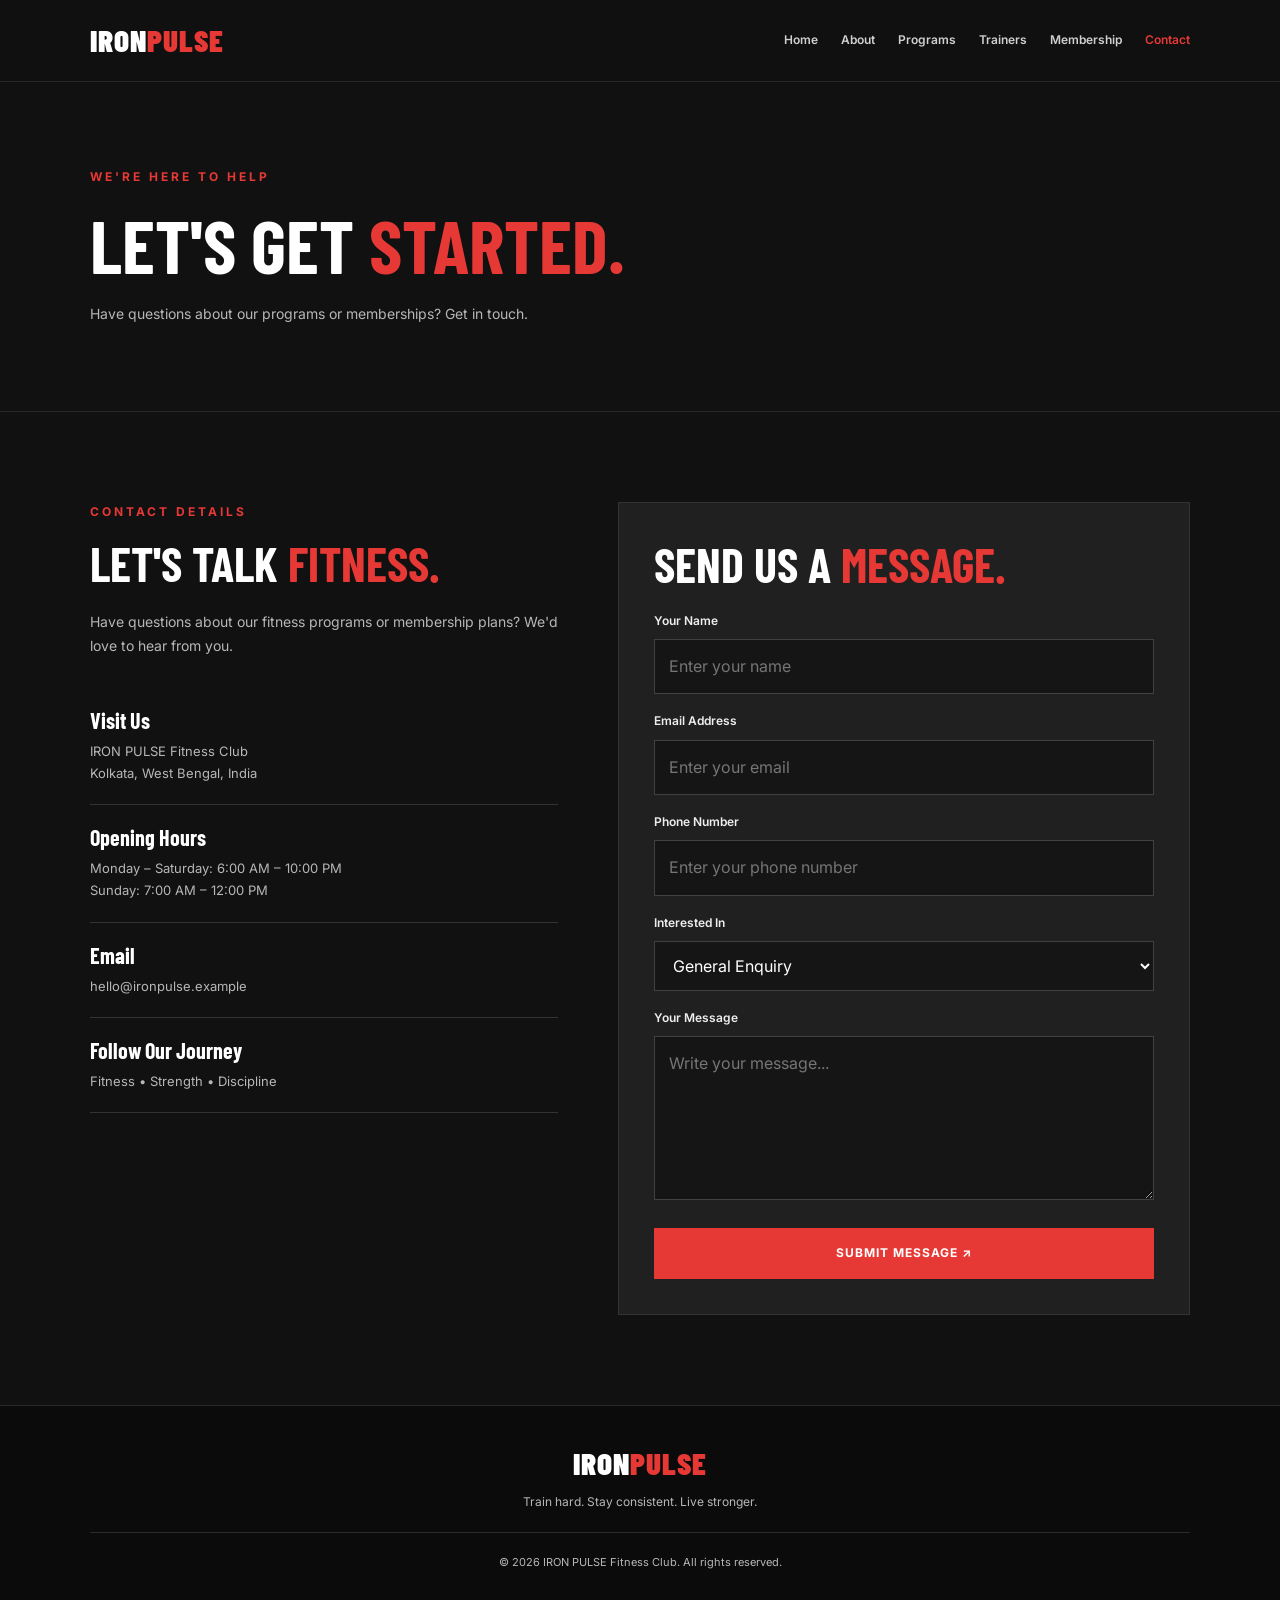
<file: contact.html>
<!DOCTYPE html>
<html lang="en">
<head>
    <meta charset="UTF-8">
    <meta name="viewport" content="width=device-width, initial-scale=1.0">
    <title>Contact Us | IRON PULSE</title>
    <link rel="stylesheet" href="style.css">
</head>
<body>

<header class="header">
    <a href="index.html" class="logo">IRON<span>PULSE</span></a>

    <nav>
        <a href="index.html">Home</a>
        <a href="about.html">About</a>
        <a href="programs.html">Programs</a>
        <a href="trainers.html">Trainers</a>
        <a href="membership.html">Membership</a>
        <a href="contact.html" class="active">Contact</a>
    </nav>
</header>

<main>

    <!-- Contact Banner -->
    <section class="page-banner contact-banner">
        <p class="eyebrow">WE'RE HERE TO HELP</p>
        <h1>LET'S GET <span>STARTED.</span></h1>
        <p>Have questions about our programs or memberships? Get in touch.</p>
    </section>

    <!-- Contact Details and Form -->
    <section class="contact-section">

        <div class="contact-info">
            <p class="eyebrow">CONTACT DETAILS</p>
            <h2>LET'S TALK <span>FITNESS.</span></h2>

            <p>
                Have questions about our fitness programs or membership plans?
                We'd love to hear from you.
            </p>

            <div class="contact-item">
                <h3>Visit Us</h3>
                <p>
                    IRON PULSE Fitness Club<br>
                    Kolkata, West Bengal, India
                </p>
            </div>

            <div class="contact-item">
                <h3>Opening Hours</h3>
                <p>
                    Monday – Saturday: 6:00 AM – 10:00 PM<br>
                    Sunday: 7:00 AM – 12:00 PM
                </p>
            </div>

            <div class="contact-item">
                <h3>Email</h3>
                <p>hello@ironpulse.example</p>
            </div>

            <div class="contact-item">
                <h3>Follow Our Journey</h3>
                <p>Fitness • Strength • Discipline</p>
            </div>
        </div>

        <!-- Contact Form -->
        <form class="contact-form" action="#" method="get">

            <h2>SEND US A <span>MESSAGE.</span></h2>

            <label for="name">Your Name</label>
            <input
                type="text"
                id="name"
                name="name"
                placeholder="Enter your name"
                required
            >

            <label for="email">Email Address</label>
            <input
                type="email"
                id="email"
                name="email"
                placeholder="Enter your email"
                required
            >

            <label for="phone">Phone Number</label>
            <input
                type="tel"
                id="phone"
                name="phone"
                placeholder="Enter your phone number"
            >

            <label for="program">Interested In</label>
            <select id="program" name="program">
                <option value="general">General Enquiry</option>
                <option value="strength">Strength Training</option>
                <option value="cardio">Cardio & Fitness</option>
                <option value="personal">Personal Training</option>
                <option value="membership">Membership Plans</option>
            </select>

            <label for="message">Your Message</label>
            <textarea
                id="message"
                name="message"
                rows="5"
                placeholder="Write your message..."
                required
            ></textarea>

            <button type="submit" class="btn">
                SUBMIT MESSAGE ↗
            </button>

        </form>

    </section>

</main>

<!-- Footer -->
<footer class="footer">
    <a href="index.html" class="logo">IRON<span>PULSE</span></a>

    <p>Train hard. Stay consistent. Live stronger.</p>

    <p class="copyright">
        © 2026 IRON PULSE Fitness Club. All rights reserved.
    </p>
</footer>

</body>
</html>
</file>
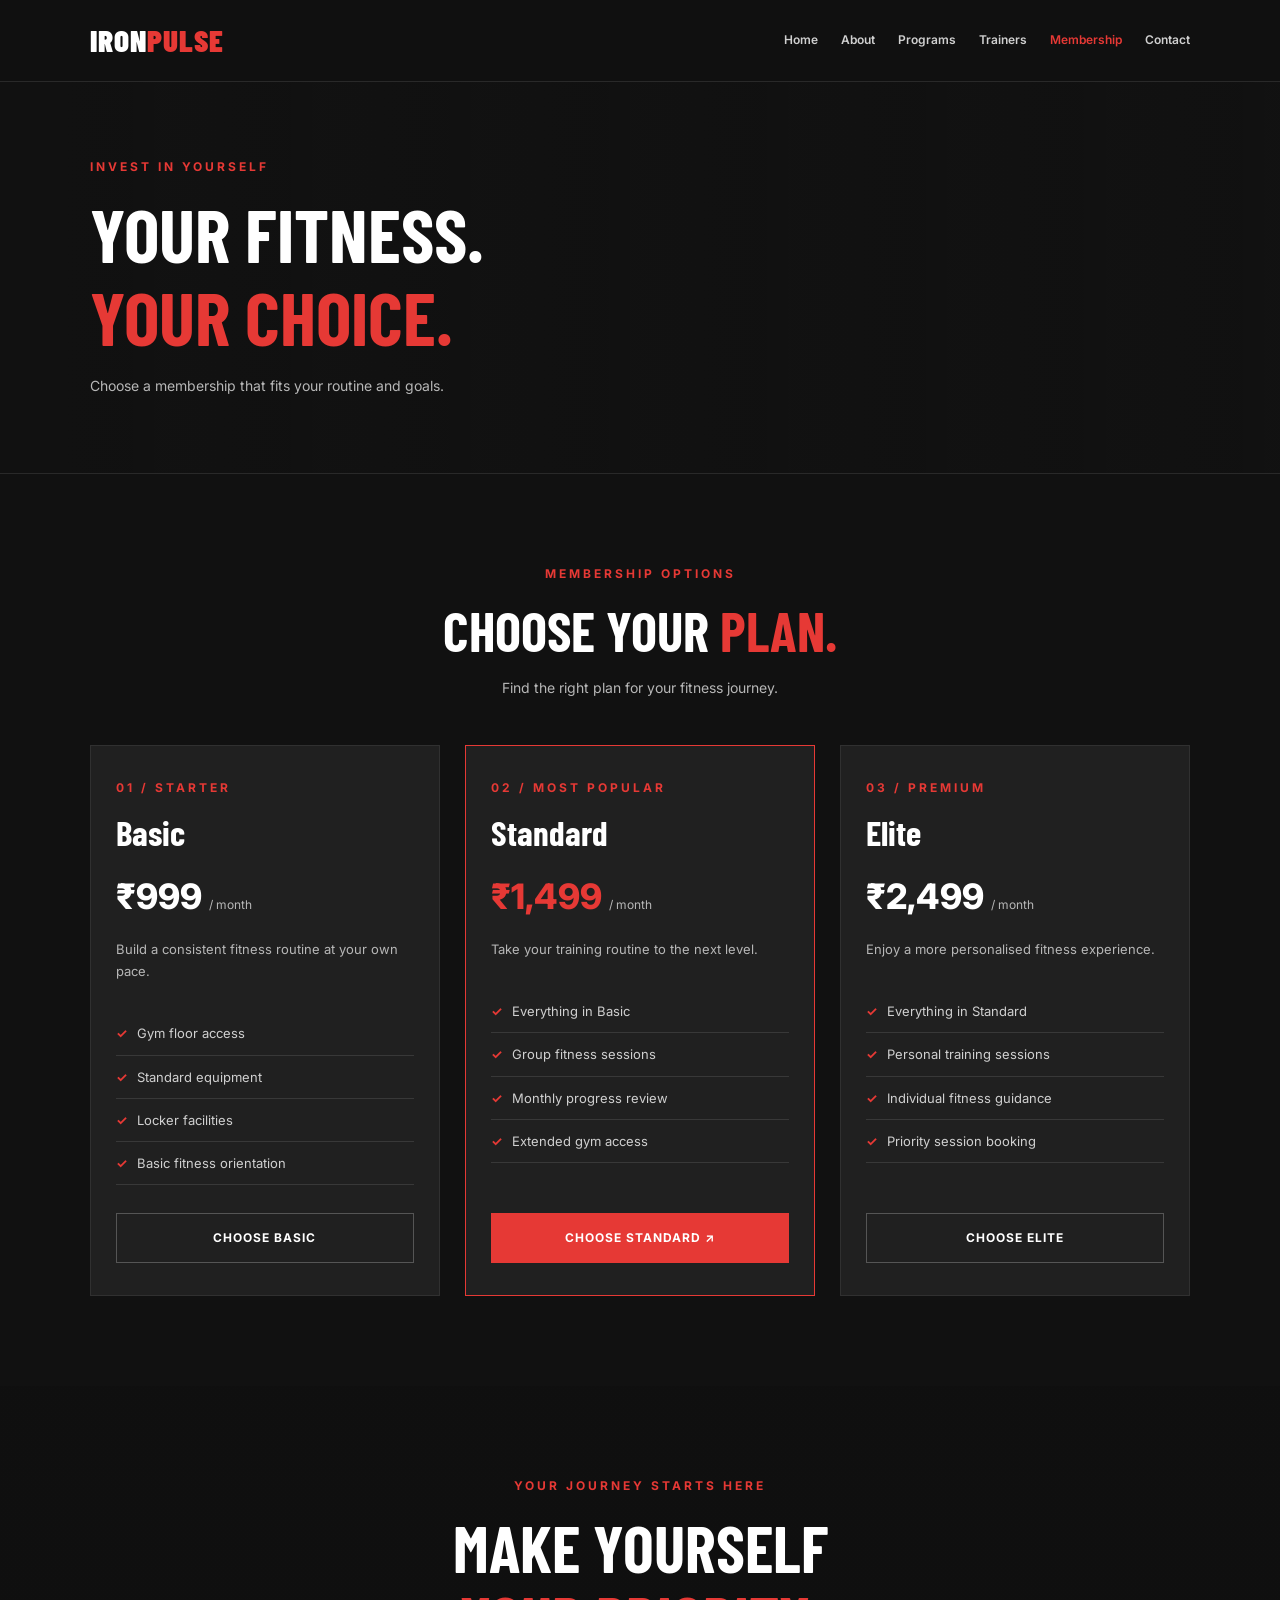
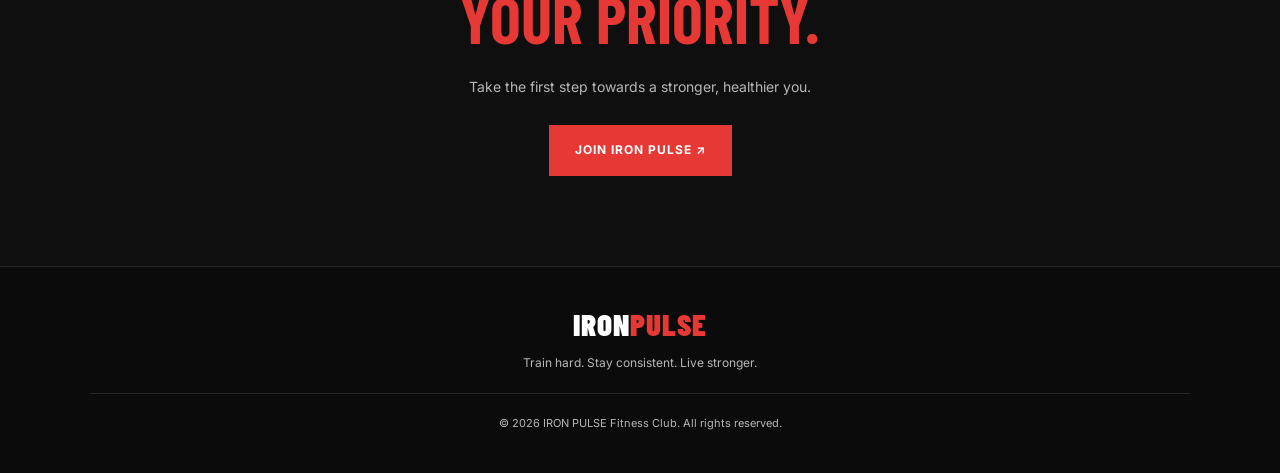
<file: membership.html>
<!DOCTYPE html>
<html lang="en">
<head>
    <meta charset="UTF-8">
    <meta name="viewport" content="width=device-width, initial-scale=1.0">
    <title>Membership | IRON PULSE</title>
    <link rel="stylesheet" href="style.css">
</head>
<body>

<header class="header">
    <a href="index.html" class="logo">IRON<span>PULSE</span></a>

    <nav>
        <a href="index.html">Home</a>
        <a href="about.html">About</a>
        <a href="programs.html">Programs</a>
        <a href="trainers.html">Trainers</a>
        <a href="membership.html" class="active">Membership</a>
        <a href="contact.html">Contact</a>
    </nav>
</header>

<main>

    <!-- Membership Banner -->
    <section class="page-banner membership-banner">
        <p class="eyebrow">INVEST IN YOURSELF</p>
        <h1>YOUR FITNESS.<br><span>YOUR CHOICE.</span></h1>
        <p>Choose a membership that fits your routine and goals.</p>
    </section>

    <!-- Membership Plans -->
    <section class="section">

        <div class="section-heading">
            <p class="eyebrow">MEMBERSHIP OPTIONS</p>
            <h2>CHOOSE YOUR <span>PLAN.</span></h2>
            <p>Find the right plan for your fitness journey.</p>
        </div>

        <div class="card-grid pricing-grid">

            <!-- Basic Plan -->
            <article class="price-card">
                <p class="eyebrow">01 / STARTER</p>
                <h3>Basic</h3>

                <p class="price">₹999 <span>/ month</span></p>

                <p>Build a consistent fitness routine at your own pace.</p>

                <ul>
                    <li>Gym floor access</li>
                    <li>Standard equipment</li>
                    <li>Locker facilities</li>
                    <li>Basic fitness orientation</li>
                </ul>

                <a href="contact.html" class="btn btn-outline">
                    CHOOSE BASIC
                </a>
            </article>

            <!-- Standard Plan -->
            <article class="price-card featured">
                <p class="eyebrow">02 / MOST POPULAR</p>
                <h3>Standard</h3>

                <p class="price">₹1,499 <span>/ month</span></p>

                <p>Take your training routine to the next level.</p>

                <ul>
                    <li>Everything in Basic</li>
                    <li>Group fitness sessions</li>
                    <li>Monthly progress review</li>
                    <li>Extended gym access</li>
                </ul>

                <a href="contact.html" class="btn">
                    CHOOSE STANDARD ↗
                </a>
            </article>

            <!-- Elite Plan -->
            <article class="price-card">
                <p class="eyebrow">03 / PREMIUM</p>
                <h3>Elite</h3>

                <p class="price">₹2,499 <span>/ month</span></p>

                <p>Enjoy a more personalised fitness experience.</p>

                <ul>
                    <li>Everything in Standard</li>
                    <li>Personal training sessions</li>
                    <li>Individual fitness guidance</li>
                    <li>Priority session booking</li>
                </ul>

                <a href="contact.html" class="btn btn-outline">
                    CHOOSE ELITE
                </a>
            </article>

        </div>
    </section>

    <!-- Membership Call To Action -->
    <section class="cta">
        <p class="eyebrow">YOUR JOURNEY STARTS HERE</p>
        <h2>MAKE YOURSELF<br><span>YOUR PRIORITY.</span></h2>
        <p>Take the first step towards a stronger, healthier you.</p>
        <a href="contact.html" class="btn">JOIN IRON PULSE ↗</a>
    </section>

</main>

<!-- Footer -->
<footer class="footer">
    <a href="index.html" class="logo">IRON<span>PULSE</span></a>

    <p>Train hard. Stay consistent. Live stronger.</p>

    <p class="copyright">
        © 2026 IRON PULSE Fitness Club. All rights reserved.
    </p>
</footer>

</body>
</html>
</file>
<file: style.css>
/* =====================================
   IRON PULSE - GYM WEBSITE
   HTML5 + CSS3
===================================== */

/* 1. GLOBAL STYLES */

@import url('https://fonts.googleapis.com/css2?family=Barlow+Condensed:wght@400;500;600;700;800;900&family=Inter:wght@400;500;600;700&display=swap');

:root {
    --primary: #e63935;
    --primary-dark: #c92825;
    --dark: #111111;
    --dark-light: #1b1b1b;
    --card: #202020;
    --white: #ffffff;
    --grey: #b7b7b7;
    --border: #353535;
}

* {
    margin: 0;
    padding: 0;
    box-sizing: border-box;
}

html {
    scroll-behavior: smooth;
}

body {
    background: var(--dark);
    color: var(--white);
    font-family: 'Inter', Arial, sans-serif;
    line-height: 1.7;
}

img {
    display: block;
    width: 100%;
    object-fit: cover;
}

a {
    color: inherit;
    text-decoration: none;
}

button,
input,
select,
textarea {
    font: inherit;
}

button,
a {
    -webkit-tap-highlight-color: transparent;
}

h1,
h2,
h3,
.logo {
    font-family: 'Barlow Condensed', Impact, sans-serif;
    line-height: 1.1;
}

h1 span,
h2 span,
.logo span {
    color: var(--primary);
}

p {
    color: var(--grey);
}

.eyebrow {
    color: var(--primary);
    font-size: 12px;
    font-weight: 700;
    letter-spacing: 3px;
    text-transform: uppercase;
    margin-bottom: 15px;
}


/* 2. HEADER AND NAVIGATION */

.header {
    min-height: 82px;
    padding: 18px 7%;
    display: flex;
    align-items: center;
    justify-content: space-between;
    gap: 25px;
    background: #101010;
    border-bottom: 1px solid #292929;
    position: relative;
    z-index: 10;
}

.logo {
    font-size: 31px;
    font-weight: 900;
    letter-spacing: 1px;
    white-space: nowrap;
}

.header nav {
    display: flex;
    align-items: center;
    justify-content: center;
    gap: 23px;
    flex-wrap: wrap;
}

.header nav a {
    font-size: 12px;
    font-weight: 600;
    color: #d0d0d0;
    transition: color 0.3s ease;
}

.header nav a:hover,
.header nav a.active {
    color: var(--primary);
}


/* 3. BUTTONS */

.btn {
    display: inline-block;
    padding: 14px 25px;
    background: var(--primary);
    color: var(--white);
    border: 1px solid var(--primary);
    font-size: 12px;
    font-weight: 700;
    letter-spacing: 1px;
    text-align: center;
    cursor: pointer;
    transition: background 0.3s ease,
                transform 0.3s ease,
                border-color 0.3s ease;
}

.btn:hover {
    background: var(--primary-dark);
    border-color: var(--primary-dark);
    transform: translateY(-3px);
}

.btn-outline {
    background: transparent;
    border-color: #555;
}

.btn-outline:hover {
    background: var(--primary);
    border-color: var(--primary);
}

.text-link {
    display: inline-block;
    margin-top: 17px;
    color: var(--white);
    font-size: 13px;
    font-weight: 700;
    transition: color 0.3s ease;
}

.text-link:hover {
    color: var(--primary);
}


/* 4. HOME PAGE HERO */

.hero {
    min-height: 650px;
    padding: 90px 7%;
    display: flex;
    align-items: center;
    position: relative;
    background:
        linear-gradient(
            90deg,
            rgba(10, 10, 10, 0.96) 0%,
            rgba(10, 10, 10, 0.78) 45%,
            rgba(10, 10, 10, 0.15) 100%
        ),
        url("https://images.unsplash.com/photo-1534438327276-14e5300c3a48?auto=format&fit=crop&w=1920&q=85");
    background-position: center;
    background-size: cover;
}

.hero-content {
    max-width: 650px;
}

.hero h1 {
    font-size: clamp(52px, 7vw, 94px);
    font-weight: 900;
    letter-spacing: 1px;
    margin-bottom: 24px;
}

.hero h1 span {
    color: var(--primary);
}

.hero-text {
    max-width: 490px;
    margin-bottom: 30px;
    font-size: 15px;
    line-height: 1.9;
}

.hero .text-link {
    margin-left: 22px;
}

.hero-tag {
    position: absolute;
    bottom: 25px;
    right: 7%;
    padding: 10px 17px;
    background: var(--primary);
    color: white;
    font-size: 11px;
    font-weight: 700;
    letter-spacing: 2px;
}


/* 5. HOME PAGE STATISTICS */

.stats {
    display: grid;
    grid-template-columns: repeat(4, 1fr);
    padding: 35px 7%;
    gap: 25px;
    background: #191919;
    border-bottom: 1px solid #2b2b2b;
}

.stats div {
    text-align: center;
}

.stats h2 {
    font-size: 34px;
    color: var(--primary);
    margin-bottom: 8px;
}

.stats p {
    font-size: 12px;
}


/* 6. GENERAL SECTIONS */

.section {
    padding: 90px 7%;
}

.section-heading {
    text-align: center;
    max-width: 680px;
    margin: 0 auto 45px;
}

.section-heading h2 {
    font-size: clamp(35px, 5vw, 55px);
    margin-bottom: 16px;
}

.section-heading > p:last-child {
    font-size: 14px;
}

.dark-section {
    background: #181818;
}


/* 7. CARDS AND GRID */

.card-grid {
    display: grid;
    grid-template-columns: repeat(3, minmax(0, 1fr));
    gap: 25px;
}

.service-card,
.trainer-card,
.info-card,
.price-card {
    background: var(--card);
    border: 1px solid #303030;
    overflow: hidden;
    transition: transform 0.3s ease,
                border-color 0.3s ease;
}

.service-card:hover,
.trainer-card:hover,
.info-card:hover,
.price-card:hover {
    transform: translateY(-6px);
    border-color: var(--primary);
}

.service-card img,
.trainer-card img {
    height: 240px;
    object-fit: cover;
    transition: transform 0.4s ease;
}

.service-card:hover img,
.trainer-card:hover img {
    transform: scale(1.04);
}

.service-card > img,
.trainer-card > img {
    overflow: hidden;
}

.card-content {
    padding: 25px;
}

.card-content h3,
.info-card h3 {
    font-size: 26px;
    margin-bottom: 12px;
}

.card-content p:not(.eyebrow),
.info-card p {
    font-size: 13px;
    line-height: 1.9;
}


/* 8. HOME CALL TO ACTION */

.cta {
    padding: 90px 7%;
    text-align: center;
    background:
        linear-gradient(rgba(15, 15, 15, 0.92),
                        rgba(15, 15, 15, 0.94)),
        url("https://images.unsplash.com/photo-1583454110551-21f2fa2afe61?auto=format&fit=crop&w=1600&q=80");
    background-position: center;
    background-size: cover;
}

.cta h2 {
    font-size: clamp(38px, 6vw, 65px);
    margin-bottom: 20px;
}

.cta > p:not(.eyebrow) {
    margin-bottom: 27px;
    font-size: 14px;
}


/* 9. INNER PAGE BANNERS */

.page-banner {
    min-height: 330px;
    padding: 75px 7%;
    display: flex;
    flex-direction: column;
    align-items: flex-start;
    justify-content: center;
    background-position: center;
    background-size: cover;
    border-bottom: 1px solid #292929;
}

.page-banner h1 {
    font-size: clamp(45px, 6vw, 75px);
    margin-bottom: 17px;
}

.page-banner > p:last-child {
    max-width: 560px;
    font-size: 14px;
}

.about-banner {
    background-image:
        linear-gradient(90deg, #111111 5%, rgba(17,17,17,.55)),
        url("https://images.unsplash.com/photo-1534438327276-14e5300c3a48?auto=format&fit=crop&w=1600&q=80");
}

.programs-banner {
    background-image:
        linear-gradient(90deg, #111111 5%, rgba(17,17,17,.55)),
        url("https://images.unsplash.com/photo-1583454110551-21f2fa2afe61?auto=format&fit=crop&w=1600&q=80");
}

.trainers-banner {
    background-image:
        linear-gradient(90deg, #111111 5%, rgba(17,17,17,.55)),
        url("https://images.unsplash.com/photo-1571019613454-1cb2f99b2d8b?auto=format&fit=crop&w=1600&q=80");
}

.membership-banner {
    background-image:
        linear-gradient(90deg, #111111 5%, rgba(17,17,17,.55)),
        url("https://images.unsplash.com/photo-1534438327276-14e5300c3a48?auto=format&fit=crop&w=1600&q=80");
}

.contact-banner {
    background-image:
        linear-gradient(90deg, #111111 5%, rgba(17,17,17,.55)),
        url("https://images.unsplash.com/photo-1571902943202-507ec2618e8f?auto=format&fit=crop&w=1600&q=80");
}


/* 10. ABOUT PAGE */

.about-section {
    padding: 90px 7%;
    display: grid;
    grid-template-columns: 1fr 1fr;
    align-items: center;
    gap: 55px;
}

.about-image img {
    height: 460px;
    object-fit: cover;
}

.about-content h2 {
    font-size: clamp(36px, 4.5vw, 56px);
    margin-bottom: 25px;
}

.about-content > p:not(.eyebrow) {
    font-size: 14px;
    margin-bottom: 18px;
}

.about-content .btn {
    margin-top: 12px;
}

.info-card {
    padding: 30px;
    border-top: 3px solid var(--primary);
}

.info-card h3 {
    color: var(--white);
}


/* 11. TRAINERS PAGE */

.trainer-role {
    color: var(--primary) !important;
    font-size: 11px !important;
    font-weight: 700;
    letter-spacing: 2px;
    margin-bottom: 12px;
}


/* 12. MEMBERSHIP PAGE */

.pricing-grid {
    align-items: stretch;
}

.price-card {
    padding: 32px 25px;
    display: flex;
    flex-direction: column;
}

.price-card h3 {
    font-size: 35px;
    margin-bottom: 15px;
}

.price-card > p:not(.eyebrow) {
    font-size: 13px;
    margin-bottom: 20px;
}

.price-card .price {
    color: var(--white);
    font-size: 35px !important;
    font-weight: 800;
    margin-bottom: 12px !important;
}

.price-card .price span {
    color: var(--grey);
    font-size: 12px;
    font-weight: 400;
}

.price-card ul {
    list-style: none;
    margin: 10px 0 28px;
    flex-grow: 1;
}

.price-card li {
    color: #d0d0d0;
    padding: 10px 0;
    font-size: 13px;
    border-bottom: 1px solid #383838;
}

.price-card li::before {
    content: "✓";
    color: var(--primary);
    margin-right: 10px;
    font-weight: 700;
}

.price-card .btn {
    width: 100%;
    margin-top: auto;
}

.price-card.featured {
    border: 1px solid var(--primary);
    position: relative;
}

.price-card.featured .price {
    color: var(--primary);
}

.disclaimer {
    text-align: center;
    font-size: 12px;
    margin-top: 30px;
}


/* 13. CONTACT PAGE */

.contact-section {
    padding: 90px 7%;
    display: grid;
    grid-template-columns: 0.9fr 1.1fr;
    gap: 60px;
    align-items: start;
}

.contact-info h2,
.contact-form h2 {
    font-size: clamp(34px, 4vw, 48px);
    margin-bottom: 20px;
}

.contact-info > p:not(.eyebrow) {
    font-size: 14px;
    margin-bottom: 30px;
}

.contact-item {
    padding: 20px 0;
    border-bottom: 1px solid #333333;
}

.contact-item h3 {
    font-size: 22px;
    margin-bottom: 8px;
}

.contact-item p {
    font-size: 13px;
}

.contact-form {
    padding: 35px;
    background: var(--card);
    border: 1px solid #333333;
}

.contact-form label {
    display: block;
    color: #eeeeee;
    font-size: 12px;
    font-weight: 600;
    margin: 17px 0 8px;
}

.contact-form input,
.contact-form select,
.contact-form textarea {
    width: 100%;
    padding: 13px 14px;
    color: var(--white);
    background: #151515;
    border: 1px solid #414141;
    outline: none;
    border-radius: 0;
}

.contact-form input:focus,
.contact-form select:focus,
.contact-form textarea:focus {
    border-color: var(--primary);
}

.contact-form textarea {
    resize: vertical;
}

.contact-form .btn {
    width: 100%;
    margin-top: 20px;
}

.form-note {
    margin-top: 15px;
    font-size: 11px;
}


/* 14. FOOTER */

.footer {
    padding: 40px 7%;
    text-align: center;
    background: #0b0b0b;
    border-top: 1px solid #292929;
}

.footer .logo {
    display: inline-block;
    margin-bottom: 12px;
}

.footer > p {
    font-size: 12px;
}

.footer .copyright {
    padding-top: 20px;
    margin-top: 20px;
    border-top: 1px solid #292929;
    font-size: 11px;
}


/* 15. RESPONSIVE DESIGN: TABLETS */

@media (max-width: 1000px) {
    .header {
        flex-direction: column;
        padding: 22px 5%;
    }

    .header nav {
        gap: 15px;
    }

    .card-grid {
        grid-template-columns: repeat(2, minmax(0, 1fr));
    }

    .about-section,
    .contact-section {
        gap: 35px;
    }

    .service-card img,
    .trainer-card img {
        height: 220px;
    }
}


/* 16. RESPONSIVE DESIGN: MOBILE */

@media (max-width: 650px) {
    .header {
        padding: 20px 5%;
        gap: 18px;
    }

    .logo {
        font-size: 28px;
    }

    .header nav {
        gap: 10px 15px;
    }

    .header nav a {
        font-size: 11px;
    }

    .hero {
        min-height: 580px;
        padding: 65px 6%;
        background-position: 60% center;
    }

    .hero h1 {
        font-size: 53px;
    }

    .hero-text {
        font-size: 13px;
    }

    .hero .text-link {
        margin-left: 0;
        display: block;
    }

    .hero-tag {
        right: 6%;
        bottom: 15px;
        font-size: 9px;
    }

    .stats {
        grid-template-columns: repeat(2, 1fr);
        padding: 30px 5%;
        gap: 25px 12px;
    }

    .stats h2 {
        font-size: 28px;
    }

    .section {
        padding: 65px 5%;
    }

    .section-heading {
        margin-bottom: 32px;
    }

    .card-grid {
        grid-template-columns: 1fr;
        gap: 22px;
    }

    .service-card img,
    .trainer-card img {
        height: 250px;
    }

    .cta {
        padding: 65px 5%;
    }

    .page-banner {
        min-height: 290px;
        padding: 55px 5%;
    }

    .page-banner h1 {
        font-size: 45px;
    }

    .about-section,
    .contact-section {
        grid-template-columns: 1fr;
        padding: 65px 5%;
        gap: 32px;
    }

    .about-image img {
        height: 300px;
    }

    .about-content h2 {
        font-size: 42px;
    }

    .price-card {
        padding: 28px 22px;
    }

    .contact-form {
        padding: 25px 20px;
    }

    .footer {
        padding: 35px 5%;
    }
}


/* 17. SMALL MOBILE SCREENS */

@media (max-width: 380px) {
    .hero h1 {
        font-size: 44px;
    }

    .header nav {
        gap: 8px 11px;
    }

    .header nav a {
        font-size: 10px;
    }

    .btn {
        padding: 12px 17px;
        font-size: 11px;
    }
}
</file>
